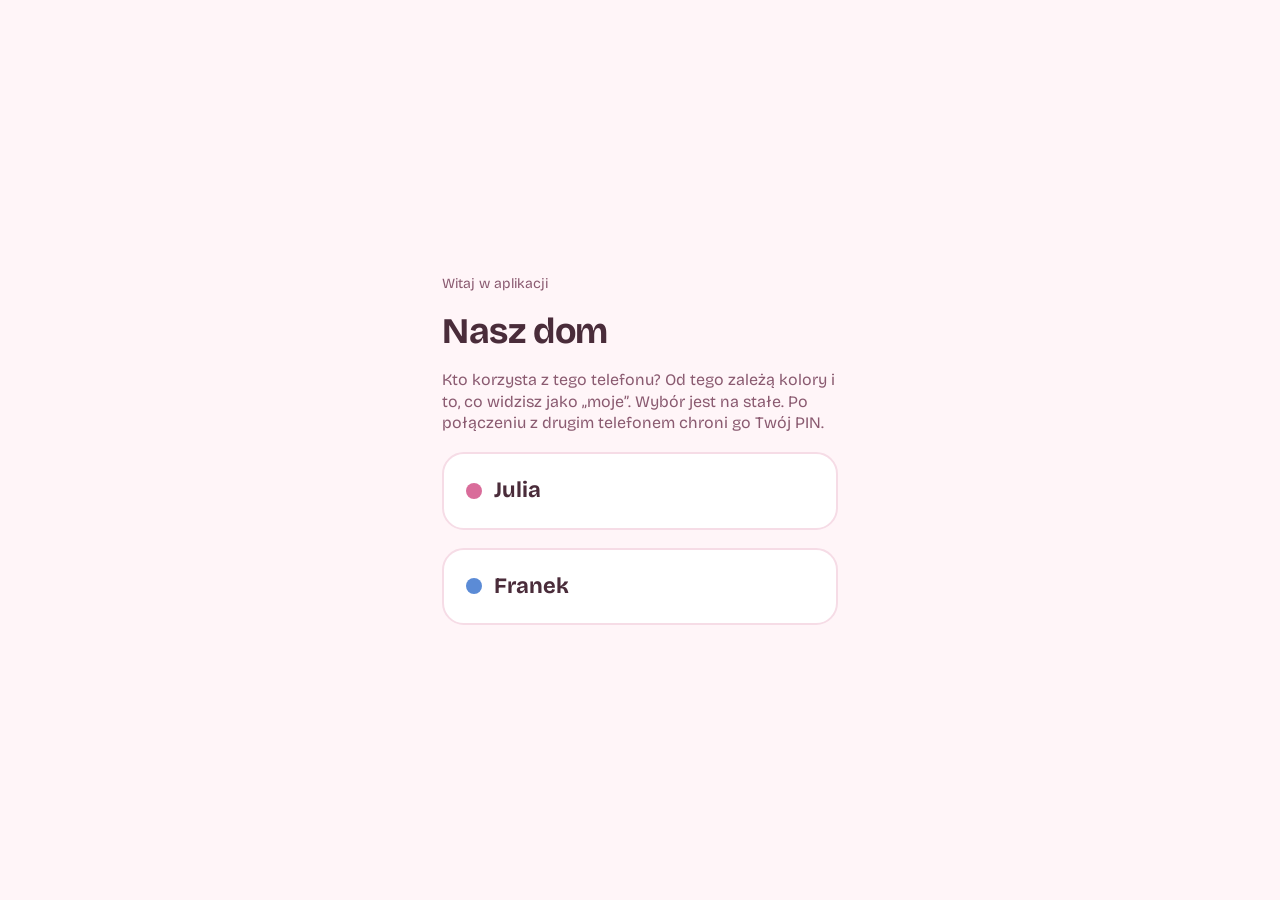
<file: index.html>
<!doctype html>
<html lang="pl">
<head>
<meta charset="utf-8">
<meta name="viewport" content="width=device-width, initial-scale=1, viewport-fit=cover">
<title>Nasz dom</title>
<meta name="theme-color" content="#FFF5F8">
<meta name="apple-mobile-web-app-capable" content="yes">
<meta name="mobile-web-app-capable" content="yes">
<meta name="apple-mobile-web-app-status-bar-style" content="default">
<meta name="apple-mobile-web-app-title" content="Nasz dom">
<link rel="manifest" href="manifest.webmanifest">
<link rel="icon" href="icons/icon-192.png">
<link rel="apple-touch-icon" href="icons/apple-touch-icon.png">
<link rel="preconnect" href="https://fonts.googleapis.com">
<link rel="preconnect" href="https://fonts.gstatic.com" crossorigin>
<link href="https://fonts.googleapis.com/css2?family=Bricolage+Grotesque:opsz,wght@12..96,400;12..96,500;12..96,600;12..96,700&display=swap" rel="stylesheet">
<link rel="stylesheet" href="app/style.css">
<script src="app/vendor/JsBarcode.all.min.js" defer></script>
</head>
<body>
<div id="app"></div>
<script type="module" src="app/main.js"></script>
</body>
</html>
</file>
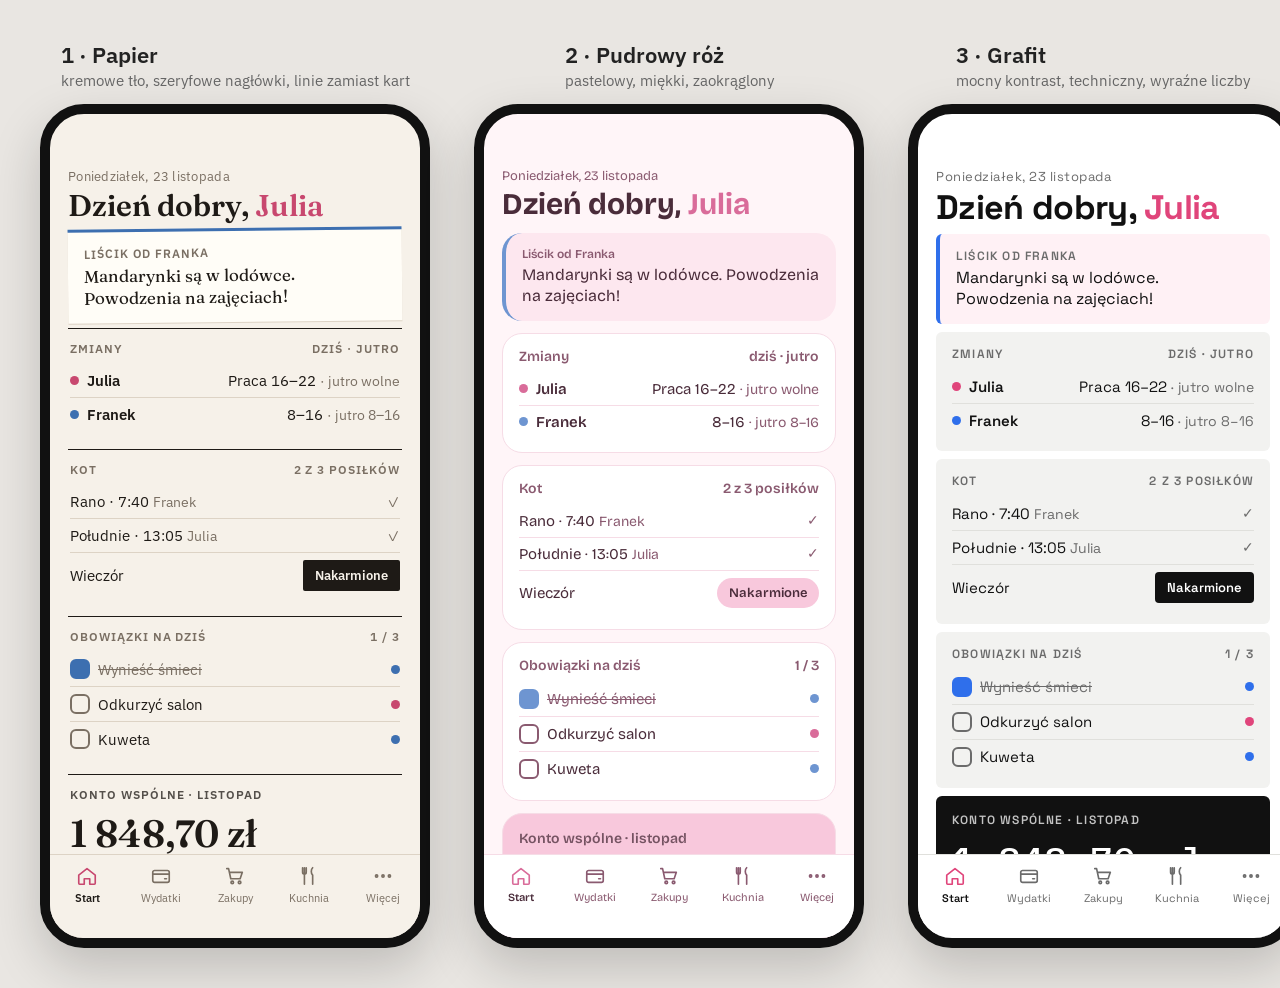
<file: projekt/style/mock.html>
<!doctype html><html lang="pl"><head><meta charset="utf-8">
<link href="https://fonts.googleapis.com/css2?family=Fraunces:opsz,wght@9..144,400;9..144,600&family=IBM+Plex+Sans:wght@400;500;600&family=Bricolage+Grotesque:opsz,wght@12..96,400;12..96,600;12..96,700&family=Space+Grotesk:wght@400;500;700&family=Manrope:wght@400;600;700&family=IBM+Plex+Mono:wght@500&display=swap" rel="stylesheet">
<style>
*{box-sizing:border-box;margin:0;padding:0}
body{background:#e9e6e2;font-family:system-ui;padding:40px;display:flex;gap:44px;align-items:flex-start}
.col{display:flex;flex-direction:column;gap:14px;align-items:center}
.lbl{font:600 22px 'IBM Plex Sans';color:#222}
.lbl small{display:block;font:400 15px 'IBM Plex Sans';color:#666;text-align:center;margin-top:2px}
.phone{width:390px;height:844px;border-radius:44px;overflow:hidden;position:relative;background:var(--bg);color:var(--ink);font-family:var(--body);box-shadow:0 20px 50px rgba(0,0,0,.18);border:10px solid #111}
.scroll{padding:54px 18px 100px;display:flex;flex-direction:column;gap:var(--gap)}
.date{font-size:13px;color:var(--muted);letter-spacing:var(--track)}
h1{font-family:var(--head);font-weight:var(--hw);font-size:30px;line-height:1.1;margin-top:4px}
h1 .me{color:var(--julia)}
.card{background:var(--card);border-radius:var(--r);padding:14px 16px;border:var(--border)}
.ct{font-size:12px;text-transform:var(--tt);letter-spacing:var(--track2);color:var(--muted);font-weight:600;margin-bottom:8px;display:flex;justify-content:space-between}
.row{display:flex;align-items:center;justify-content:space-between;padding:7px 0;font-size:15px;gap:8px}
.row+.row{border-top:1px solid var(--line)}
.who{display:flex;align-items:center;gap:8px;font-weight:600}
.dot{width:9px;height:9px;border-radius:50%}
.j{background:var(--julia)}.f{background:var(--franek)}
.sub{color:var(--muted);font-size:14px}
.note{background:var(--notebg);border-radius:var(--r);padding:14px 16px;border-left:4px solid var(--franek);font-size:15px}
.note b{font-size:12px;color:var(--muted);font-weight:600;display:block;margin-bottom:4px;text-transform:var(--tt);letter-spacing:var(--track2)}
.note p{font-family:var(--notefont);font-size:var(--notesize);line-height:1.3}
.btn{background:var(--accentbg);color:var(--accentink);border:none;border-radius:var(--rb);padding:7px 12px;font:600 13px var(--body)}
.chk{width:20px;height:20px;border-radius:6px;border:2px solid var(--muted);flex:none}
.chk.on{background:var(--julia);border-color:var(--julia)}
.chk.onf{background:var(--franek);border-color:var(--franek)}
.done{color:var(--muted);text-decoration:line-through}
.money{background:var(--hero);color:var(--heroink);border-radius:var(--r);padding:16px;border:var(--border)}
.big{font-family:var(--num);font-size:38px;font-weight:var(--nw);margin:4px 0 10px;font-variant-numeric:tabular-nums}
.bar{height:8px;border-radius:4px;background:var(--track3);overflow:hidden}
.bar i{display:block;height:100%;width:41%;background:var(--heroacc)}
.mrow{display:flex;justify-content:space-between;font-size:13px;margin-top:8px;opacity:.85}
.pill{font-size:12px;padding:3px 9px;border-radius:20px;background:var(--warnbg);color:var(--warn);font-weight:600}
nav{position:absolute;bottom:0;left:0;right:0;height:84px;background:var(--nav);border-top:1px solid var(--line);display:flex;justify-content:space-around;padding-top:10px}
nav div{display:flex;flex-direction:column;align-items:center;gap:4px;font-size:11px;color:var(--muted);width:64px}
nav div.a{color:var(--ink);font-weight:600}
nav div.a svg{color:var(--julia)}
svg{width:22px;height:22px;fill:none;stroke:currentColor;stroke-width:1.8;stroke-linecap:round;stroke-linejoin:round}

/* 1 PAPIER */
.t1{--bg:#F6F1E9;--card:transparent;--ink:#1E1A16;--muted:#7A6F63;--line:#DDD3C5;--julia:#C8486F;--franek:#3D6FB0;--head:'Fraunces';--hw:600;--body:'IBM Plex Sans';--num:'Fraunces';--nw:600;--r:0;--rb:2px;--gap:6px;--border:none;--tt:uppercase;--track:.02em;--track2:.08em;--notebg:#FFFDF7;--notefont:'Fraunces';--notesize:17px;--accentbg:#1E1A16;--accentink:#F6F1E9;--hero:transparent;--heroink:#1E1A16;--heroacc:#C8486F;--track3:#E2D8CA;--warnbg:#F3E2C4;--warn:#8A5A12;--nav:#F6F1E9}
.t1 .card,.t1 .money{border-top:1.5px solid #1E1A16;padding:12px 2px}
.t1 .note{box-shadow:0 1px 0 #DDD3C5;border-left:none;border-top:3px solid var(--franek);transform:rotate(-.6deg)}
/* 2 RÓŻ */
.t2{--bg:#FFF5F8;--card:#FFFFFF;--ink:#4A2C3A;--muted:#8A5A70;--line:#F6DCE6;--julia:#D96C9A;--franek:#6E95D1;--head:'Bricolage Grotesque';--hw:700;--body:'Bricolage Grotesque';--num:'Bricolage Grotesque';--nw:700;--r:20px;--rb:20px;--gap:12px;--border:1px solid #F6DCE6;--tt:none;--track:0;--track2:0;--notebg:#FDE7EF;--notefont:'Bricolage Grotesque';--notesize:16px;--accentbg:#F8C8DC;--accentink:#4A2C3A;--hero:#F8C8DC;--heroink:#4A2C3A;--heroacc:#D96C9A;--track3:#FDE7EF;--warnbg:#FFE4D4;--warn:#9A4A1E;--nav:#FFFFFF}
.t2 .ct{font-size:14px}
/* 3 GRAFIT */
.t3{--bg:#FFFFFF;--card:#F2F2F0;--ink:#111111;--muted:#6B6B6B;--line:#E0E0DC;--julia:#E0457B;--franek:#2F6FEB;--head:'Space Grotesk';--hw:700;--body:'Space Grotesk';--num:'IBM Plex Mono';--nw:500;--r:6px;--rb:4px;--gap:8px;--border:none;--tt:uppercase;--track:.04em;--track2:.1em;--notebg:#FFF1F5;--notefont:'Space Grotesk';--notesize:16px;--accentbg:#111;--accentink:#fff;--hero:#111111;--heroink:#FFFFFF;--heroacc:#E0457B;--track3:#333;--warnbg:#FFE9A8;--warn:#5C4400;--nav:#FFFFFF}
.t3 h1{font-size:34px;letter-spacing:-.02em}
/* 4 MGŁA */
.t4{--bg:#EEF0F4;--card:#FFFFFF;--ink:#1D2433;--muted:#667085;--line:#E4E7EC;--julia:#D9507F;--franek:#3E7BD6;--head:'Manrope';--hw:700;--body:'Manrope';--num:'Manrope';--nw:700;--r:14px;--rb:10px;--gap:10px;--border:none;--tt:none;--track:0;--track2:0;--notebg:#FFFFFF;--notefont:'Manrope';--notesize:15px;--accentbg:#1D2433;--accentink:#fff;--hero:#FFFFFF;--heroink:#1D2433;--heroacc:linear-gradient(90deg,#D9507F,#3E7BD6);--track3:#E4E7EC;--warnbg:#FDEBD3;--warn:#8A4B08;--nav:#FFFFFF}
.t4 .card,.t4 .money,.t4 .note{box-shadow:0 1px 2px rgba(16,24,40,.06)}
.t4 .ct{font-size:13px;color:var(--ink)}
</style></head><body></body>
<script>
const I={home:'<path d="M3 11l9-7 9 7v9a1 1 0 0 1-1 1h-5v-6H9v6H4a1 1 0 0 1-1-1z"/>',wal:'<rect x="3" y="6" width="18" height="13" rx="2"/><path d="M3 10h18M16 15h2"/>',cart:'<path d="M3 4h2l2.4 11h10.2L20 8H6.2"/><circle cx="9" cy="19" r="1.4"/><circle cx="17" cy="19" r="1.4"/>',fork:'<path d="M7 3v8M5 3v5a2 2 0 0 0 4 0V3M7 11v10M16 3c-2 2-2 6 0 8v10"/>',more:'<circle cx="5" cy="12" r="1.2"/><circle cx="12" cy="12" r="1.2"/><circle cx="19" cy="12" r="1.2"/>'};
const screen=`<div class="scroll">
<div><div class="date">Poniedziałek, 23 listopada</div><h1>Dzień dobry, <span class="me">Julia</span></h1></div>
<div class="note"><b>Liścik od Franka</b><p>Mandarynki są w lodówce. Powodzenia na zajęciach!</p></div>
<div class="card"><div class="ct"><span>Zmiany</span><span>dziś · jutro</span></div>
<div class="row"><span class="who"><i class="dot j"></i>Julia</span><span>Praca 16–22 <span class="sub">· jutro wolne</span></span></div>
<div class="row"><span class="who"><i class="dot f"></i>Franek</span><span>8–16 <span class="sub">· jutro 8–16</span></span></div></div>
<div class="card"><div class="ct"><span>Kot</span><span>2 z 3 posiłków</span></div>
<div class="row"><span>Rano · 7:40 <span class="sub">Franek</span></span><span class="sub">✓</span></div>
<div class="row"><span>Południe · 13:05 <span class="sub">Julia</span></span><span class="sub">✓</span></div>
<div class="row"><span>Wieczór</span><button class="btn">Nakarmione</button></div></div>
<div class="card"><div class="ct"><span>Obowiązki na dziś</span><span>1 / 3</span></div>
<div class="row"><span class="who" style="font-weight:400"><i class="chk onf"></i><span class="done">Wynieść śmieci</span></span><i class="dot f"></i></div>
<div class="row"><span class="who" style="font-weight:400"><i class="chk"></i>Odkurzyć salon</span><i class="dot j"></i></div>
<div class="row"><span class="who" style="font-weight:400"><i class="chk"></i>Kuweta</span><i class="dot f"></i></div></div>
<div class="money"><div class="ct" style="color:inherit;opacity:.75"><span>Konto wspólne · listopad</span></div>
<div class="big">1 848,70 zł</div><div class="bar"><i></i></div>
<div class="mrow"><span>z 4 500 zł</span><span>prognoza 2 350 zł</span></div></div>
<div class="card"><div class="ct"><span>Do zapłacenia i uwaga</span></div>
<div class="row"><span>Netflix <span class="sub">· 24 lis</span></span><span style="font-weight:600">43,00 zł</span></div>
<div class="row"><span>Jogurt grecki</span><span class="pill">jutro</span></div></div>
</div><nav>${[['home','Start',1],['wal','Wydatki'],['cart','Zakupy'],['fork','Kuchnia'],['more','Więcej']].map(([i,t,a])=>`<div class="${a?'a':''}"><svg viewBox="0 0 24 24">${I[i]}</svg>${t}</div>`).join('')}</nav>`;
const T=[['t1','1 · Papier','kremowe tło, szeryfowe nagłówki, linie zamiast kart'],['t2','2 · Pudrowy róż','pastelowy, miękki, zaokrąglony'],['t3','3 · Grafit','mocny kontrast, techniczny, wyraźne liczby'],['t4','4 · Mgła','chłodna szarość, spokojny, „aplikacyjny”']];
const only=new URLSearchParams(location.search).get('t');
document.body.innerHTML=T.filter(t=>!only||t[0]==only).map(([c,n,d])=>`<div class="col"><div class="lbl">${n}<small>${d}</small></div><div class="phone ${c}">${screen}</div></div>`).join('');
</script></html>
</file>
<file: app/style.css>
/* Nasz dom: styl „Pudrowy róż” (Julia) i niebieski (Franek), jasny i ciemny */
:root, :root[data-me="julia"] {
  --bg:#FFF5F8; --card:#FFFFFF; --s2:#FDE7EF; --ink:#4A2C3A; --muted:#8A5A70; --line:#F6DCE6;
  --acc:#D96C9A; --soft:#F8C8DC; --onsoft:#4A2C3A; --hero:#F8C8DC; --shadow:rgba(217,108,154,.12);
  --warnbg:#FFE4D4; --warn:#9A4A1E; --okbg:#DDF0E4; --ok:#2E6B45; --bad:#B23A5B;
}
:root[data-me="franek"] {
  --bg:#F3F7FD; --card:#FFFFFF; --s2:#E3ECFA; --ink:#1F2D44; --muted:#5A6B85; --line:#DCE5F3;
  --acc:#4F7FC8; --soft:#C9DAF5; --onsoft:#1F2D44; --hero:#C9DAF5; --shadow:rgba(79,127,200,.12);
}
@media (prefers-color-scheme: dark) {
  :root:not([data-theme="light"]), :root:not([data-theme="light"])[data-me="julia"] {
    --bg:#2A1A22; --card:#3A2530; --s2:#47303B; --ink:#FBE4EE; --muted:#C9A3B5; --line:#523844;
    --acc:#F4A6C1; --soft:#5C3A4A; --onsoft:#FBE4EE; --hero:#5C3A4A; --shadow:rgba(0,0,0,.25);
    --warnbg:#5A3A28; --warn:#FFC9A3; --okbg:#2B4636; --ok:#A9DDB9; --bad:#FF9DB5;
  }
  :root:not([data-theme="light"])[data-me="franek"] {
    --bg:#161E2B; --card:#212C3D; --s2:#2A3850; --ink:#E6EEFA; --muted:#9FB0C9; --line:#33425A;
    --acc:#8FB3EA; --soft:#2F4466; --onsoft:#E6EEFA; --hero:#2F4466;
  }
}
:root[data-theme="dark"], :root[data-theme="dark"][data-me="julia"] {
  --bg:#2A1A22; --card:#3A2530; --s2:#47303B; --ink:#FBE4EE; --muted:#C9A3B5; --line:#523844;
  --acc:#F4A6C1; --soft:#5C3A4A; --onsoft:#FBE4EE; --hero:#5C3A4A; --shadow:rgba(0,0,0,.25);
  --warnbg:#5A3A28; --warn:#FFC9A3; --okbg:#2B4636; --ok:#A9DDB9; --bad:#FF9DB5;
}
:root[data-theme="dark"][data-me="franek"] {
  --bg:#161E2B; --card:#212C3D; --s2:#2A3850; --ink:#E6EEFA; --muted:#9FB0C9; --line:#33425A;
  --acc:#8FB3EA; --soft:#2F4466; --onsoft:#E6EEFA; --hero:#2F4466;
}
:root { --julia:#D96C9A; --franek:#5B8BD6; --r:18px; --font:'Bricolage Grotesque', system-ui, -apple-system, sans-serif; color-scheme: light dark; }

* { box-sizing:border-box; margin:0; padding:0; -webkit-tap-highlight-color:transparent; }
html, body { background:var(--bg); color:var(--ink); font-family:var(--font); font-size:16px; line-height:1.35; }
body { min-height:100dvh; overflow-x:hidden; }
body.locked { overflow:hidden; }
button, input, select, textarea { font:inherit; color:inherit; }
button { cursor:pointer; background:none; border:none; }
a { color:inherit; text-decoration:none; }
.ic { fill:none; stroke:currentColor; stroke-width:1.8; stroke-linecap:round; stroke-linejoin:round; flex:none; }

/* układ */
.app { min-height:100dvh; }
main { padding:calc(env(safe-area-inset-top) + 20px) 16px calc(env(safe-area-inset-bottom) + 110px); max-width:720px; margin:0 auto; }
nav.tabs { position:fixed; left:0; right:0; bottom:0; z-index:20; background:var(--card); border-top:1px solid var(--line);
  display:flex; justify-content:space-around; padding:8px 4px calc(env(safe-area-inset-bottom) + 6px); }
nav.tabs a { display:flex; flex-direction:column; align-items:center; gap:3px; font-size:11.5px; color:var(--muted); min-width:62px; position:relative; padding:4px 0; }
nav.tabs a .pillbg { padding:3px 16px; border-radius:16px; display:flex; }
nav.tabs a.on { color:var(--ink); font-weight:600; }
nav.tabs a.on .pillbg { background:var(--soft); }
.badge { position:absolute; top:-2px; left:50%; margin-left:6px; background:var(--acc); color:#fff; font-size:10.5px; font-weight:700; border-radius:9px; padding:1px 5px; min-width:18px; text-align:center; }
:root[data-theme="dark"] .badge { color:#2A1A22; }

@media (min-width: 900px) {
  nav.tabs { top:0; right:auto; width:220px; flex-direction:column; justify-content:flex-start; gap:4px; padding:28px 14px; border-top:none; border-right:1px solid var(--line); }
  nav.tabs .brand { display:block; }
  nav.tabs a { flex-direction:row; gap:12px; font-size:15px; min-width:0; padding:0; }
  nav.tabs a .pillbg { padding:9px 14px; width:100%; gap:12px; align-items:center; }
  nav.tabs a .lbl { display:contents; }
  .badge { position:static; margin:0 0 0 auto; }
  main { margin-left:220px; max-width:1040px; padding:36px 40px 60px; }
  .grid2 { display:grid; grid-template-columns:1fr 1fr; gap:14px; align-items:start; }
  .grid2 > .stack { display:flex; flex-direction:column; gap:14px; }
  .fab { right:40px !important; bottom:32px !important; }
}
nav.tabs .brand { display:none; font-weight:700; font-size:20px; padding:0 14px 18px; color:var(--ink); }
nav.tabs .brand i { color:var(--acc); font-style:normal; }

/* typografia */
h1 { font-size:30px; font-weight:700; letter-spacing:-.01em; line-height:1.1; }
h2 { font-size:19px; font-weight:700; }
h3 { font-size:14px; font-weight:600; color:var(--muted); margin:18px 2px 8px; }
.muted { color:var(--muted); } .small { font-size:13.5px; }
.date { color:var(--muted); font-size:14px; }
.me-name { color:var(--acc); }

.page { display:flex; flex-direction:column; gap:12px; }
.ph { display:flex; align-items:center; gap:8px; margin-bottom:4px; min-height:44px; }
.ph h1 { flex:1; }
.stack { display:flex; flex-direction:column; gap:12px; }
.row-wrap { display:flex; gap:8px; flex-wrap:wrap; align-items:center; }

/* karty */
.card { background:var(--card); border:1px solid var(--line); border-radius:var(--r); padding:14px 16px; box-shadow:0 1px 2px var(--shadow); }
.card.tint { background:var(--s2); border-color:transparent; box-shadow:none; }
.ct { display:flex; justify-content:space-between; align-items:center; gap:10px; margin-bottom:6px; }
.ct h2 { font-size:16px; }
.ct .muted { font-size:13.5px; }
.row { display:flex; align-items:center; gap:10px; padding:9px 0; min-height:44px; }
.row + .row { border-top:1px solid var(--line); }
.row .grow { flex:1; min-width:0; }
.row .t { display:block; overflow:hidden; text-overflow:ellipsis; }
.row .s { display:block; font-size:13.5px; color:var(--muted); }
.row .amt { font-weight:600; font-variant-numeric:tabular-nums; white-space:nowrap; }
.row.click { cursor:pointer; }
.empty { color:var(--muted); font-size:14.5px; padding:10px 2px; }

.who { display:inline-flex; align-items:center; gap:7px; font-weight:600; }
.dot { width:9px; height:9px; border-radius:50%; display:inline-block; flex:none; background:var(--muted); }
.dot.julia { background:var(--julia); } .dot.franek { background:var(--franek); }

.hero { background:var(--hero); color:var(--onsoft); border-radius:22px; padding:18px; }
.hero .big { font-size:40px; font-weight:700; letter-spacing:-.02em; margin:2px 0 12px; font-variant-numeric:tabular-nums; }
.hero .lbl { font-size:14px; opacity:.85; }
.bar { height:10px; background:color-mix(in srgb, var(--card) 70%, transparent); border-radius:6px; overflow:hidden; position:relative; }
.bar i { display:block; height:100%; background:var(--acc); border-radius:6px; }
.bar b { position:absolute; top:0; bottom:0; width:2px; background:var(--onsoft); opacity:.5; }
.bar.over i { background:var(--bad); }
.hero .mrow { display:flex; justify-content:space-between; font-size:14px; margin-top:9px; }

.pill { font-size:12.5px; font-weight:600; padding:3px 10px; border-radius:20px; background:var(--s2); color:var(--muted); white-space:nowrap; }
.pill.warn { background:var(--warnbg); color:var(--warn); }
.pill.ok { background:var(--okbg); color:var(--ok); }
.pill.bad { background:var(--bad); color:#fff; }

/* przyciski */
.btn { background:var(--soft); color:var(--onsoft); border-radius:20px; padding:9px 16px; font-weight:600; font-size:15px; display:inline-flex; align-items:center; gap:7px; justify-content:center; min-height:40px; }
.btn.primary { background:var(--acc); color:#fff; }
:root[data-theme="dark"] .btn.primary { color:var(--bg); }
@media (prefers-color-scheme: dark) { :root:not([data-theme="light"]) .btn.primary { color:var(--bg); } }
.btn.ghost { background:transparent; border:1.5px solid var(--line); }
.btn.block { width:100%; padding:13px; font-size:16px; }
.btn.sm { padding:6px 12px; font-size:13.5px; min-height:32px; }
.btn:disabled { opacity:.5; }
.icon-btn { width:40px; height:40px; border-radius:50%; display:inline-flex; align-items:center; justify-content:center; flex:none; color:var(--ink); }
.icon-btn.soft { background:var(--s2); }
.icon-btn.sm { width:34px; height:34px; }
.icon-btn.on { background:var(--soft); color:var(--acc); }
.fab { position:fixed; right:16px; bottom:calc(env(safe-area-inset-bottom) + 84px); z-index:15; background:var(--acc); color:#fff; border-radius:20px; padding:15px 20px; font-weight:700; font-size:16px; display:flex; gap:8px; align-items:center; box-shadow:0 6px 20px var(--shadow), 0 2px 6px rgba(0,0,0,.12); }
:root[data-theme="dark"] .fab { color:var(--bg); }
@media (prefers-color-scheme: dark) { :root:not([data-theme="light"]) .fab { color:var(--bg); } }

/* segmenty i chipy */
.seg { display:flex; background:var(--s2); border-radius:22px; padding:4px; gap:2px; overflow-x:auto; scrollbar-width:none; }
.seg::-webkit-scrollbar { display:none; }
.seg button { flex:1; padding:9px 12px; border-radius:18px; font-weight:600; font-size:14.5px; color:var(--muted); white-space:nowrap; }
.seg button.on { background:var(--card); color:var(--ink); box-shadow:0 1px 3px var(--shadow); }
.seg.small button { padding:6px 10px; font-size:13.5px; }
.chips { display:flex; flex-wrap:wrap; gap:7px; }
.chip { border:1.5px solid var(--line); background:var(--card); border-radius:18px; padding:6px 12px; font-size:14px; display:inline-flex; align-items:center; gap:7px; }
.chip .sw { width:10px; height:10px; border-radius:3px; background:var(--chip); }
.chip.on { background:var(--soft); border-color:var(--acc); font-weight:600; }
.scroll-x { overflow-x:auto; scrollbar-width:none; margin:0 -16px; padding:0 16px; }
.scroll-x .chips { flex-wrap:nowrap; }
.scroll-x::-webkit-scrollbar { display:none; }

/* formularze */
.field { display:flex; flex-direction:column; gap:6px; font-size:14px; color:var(--muted); font-weight:600; }
.field small { font-weight:400; }
input, select, textarea { background:var(--card); border:1.5px solid var(--line); border-radius:12px; padding:11px 12px; font-size:16px; width:100%; color:var(--ink); }
input:focus, select:focus, textarea:focus { outline:none; border-color:var(--acc); }
textarea { min-height:90px; resize:vertical; }
.amount-input { font-size:40px; font-weight:700; text-align:right; padding:14px 16px; background:var(--s2); border-color:transparent; font-variant-numeric:tabular-nums; }
.form { display:flex; flex-direction:column; gap:16px; }
.inline { display:flex; gap:8px; align-items:stretch; }
.inline > * { min-width:0; }
.addrow { display:grid; grid-template-columns:1fr 64px 78px 46px; gap:6px; }
.addrow .btn { padding:0; border-radius:12px; background:var(--acc); color:#fff; }
.check { width:24px; height:24px; border-radius:8px; border:2px solid var(--muted); display:inline-flex; align-items:center; justify-content:center; flex:none; color:#fff; }
.check.on { background:var(--acc); border-color:var(--acc); }
.check.on.julia { background:var(--julia); border-color:var(--julia); }
.check.on.franek { background:var(--franek); border-color:var(--franek); }
.done-txt { color:var(--muted); text-decoration:line-through; }
.toggle { display:flex; align-items:center; gap:10px; font-size:15px; font-weight:500; color:var(--ink); }
.toggle input { width:22px; height:22px; accent-color:var(--acc); }

/* arkusz */
.sheet-bg { position:fixed; inset:0; background:rgba(40,20,30,.38); z-index:50; display:flex; align-items:flex-end; justify-content:center; animation:fade .15s; }
.sheet { background:var(--bg); width:100%; max-width:560px; max-height:92dvh; border-radius:24px 24px 0 0; display:flex; flex-direction:column; animation:up .2s ease-out; }
.sheet.wide { max-width:720px; }
@media (min-width: 900px) { .sheet-bg { align-items:center; } .sheet { border-radius:24px; } }
.sheet-head { display:flex; justify-content:space-between; align-items:center; padding:16px 16px 4px 20px; }
.sheet-body { padding:10px 20px calc(env(safe-area-inset-bottom) + 22px); overflow-y:auto; }
@keyframes up { from { transform:translateY(40px); opacity:0; } }
@keyframes fade { from { opacity:0; } }

.monthnav { display:flex; justify-content:space-between; align-items:center; }
.monthnav b { font-size:17px; }

/* liścik */
.note { background:var(--s2); border-radius:var(--r); padding:14px 16px; border-left:4px solid var(--franek); }
.note.from-franek { border-left-color:var(--franek); } .note.from-julia { border-left-color:var(--julia); }
.note .lbl { font-size:13px; color:var(--muted); font-weight:600; }
.note p { font-size:17px; margin:4px 0 8px; white-space:pre-wrap; }

/* kategorie */
.catbar { position:relative; border-radius:10px; overflow:hidden; display:flex; justify-content:space-between; padding:8px 12px; margin:5px 0; font-size:14.5px; }
.catbar i { position:absolute; inset:0 auto 0 0; background:var(--c); opacity:.55; z-index:0; border-radius:10px; }
.catbar span { position:relative; z-index:1; } .catbar span:last-child { font-weight:600; font-variant-numeric:tabular-nums; }
.cdot { width:34px; height:34px; border-radius:11px; flex:none; background:var(--c); display:flex; align-items:center; justify-content:center; font-weight:700; font-size:14px; color:#4A2C3A; }

/* karty lojalnościowe */
.lcards { display:grid; grid-template-columns:1fr 1fr; gap:10px; }
@media (min-width: 900px) { .lcards { grid-template-columns:repeat(3,1fr); } }
.lcard { border-radius:16px; padding:14px; color:#fff; min-height:104px; display:flex; flex-direction:column; justify-content:space-between; text-align:left; font-weight:700; font-size:18px; }
.lcard small { font-family:ui-monospace, monospace; font-weight:500; font-size:14px; opacity:.9; }
.lcard.add { background:transparent; border:2px dashed var(--line); color:var(--muted); align-items:center; justify-content:center; font-size:15px; }
.barcode { background:#fff; border-radius:14px; padding:18px 10px; display:flex; justify-content:center; }
.barcode svg { max-width:100%; height:auto; }

/* grafik */
.cal { display:grid; grid-template-columns:repeat(7,1fr); gap:5px; }
.cal .hd { text-align:center; font-size:12.5px; color:var(--muted); font-weight:600; padding-bottom:2px; }
.cal .d { border-radius:10px; background:var(--card); border:1px solid var(--line); min-height:64px; padding:4px 5px; font-size:11.5px; display:flex; flex-direction:column; gap:2px; text-align:left; }
.cal .d .n { font-weight:700; font-size:13px; }
.cal .d.today { outline:2px solid var(--acc); outline-offset:-1px; }
.cal .d.weekend .n { color:var(--bad); }
.cal .sh { border-radius:5px; padding:1px 3px; line-height:1.2; font-weight:600; font-variant-numeric:tabular-nums; }
.cal .sh.julia { background:color-mix(in srgb, var(--julia) 25%, transparent); }
.cal .sh.franek { background:color-mix(in srgb, var(--franek) 25%, transparent); }
.cal .sh.off { background:transparent; color:var(--muted); font-weight:500; }
@media (max-width: 380px) { .cal .d { font-size:10.5px; padding:3px; } }

.kv { display:flex; justify-content:space-between; padding:6px 0; }
.kv b { font-variant-numeric:tabular-nums; }
.stat { display:grid; grid-template-columns:1fr 1fr; gap:10px; }
.stat .card b { display:block; font-size:24px; margin-top:2px; }
.minibars { display:flex; align-items:flex-end; gap:6px; height:110px; padding-top:8px; }
.minibars div { flex:1; display:flex; flex-direction:column; align-items:center; gap:4px; font-size:11px; color:var(--muted); height:100%; justify-content:flex-end; }
.minibars i { width:100%; background:var(--acc); border-radius:6px 6px 2px 2px; min-height:2px; opacity:.8; }

.modgrid { display:grid; grid-template-columns:1fr 1fr; gap:10px; }
.mod { background:var(--card); border:1px solid var(--line); border-radius:var(--r); padding:16px; display:flex; flex-direction:column; gap:10px; min-height:104px; }
.mod .ic { color:var(--acc); }
.mod b { font-size:16px; } .mod small { color:var(--muted); font-size:13px; }

.onboard { min-height:100dvh; display:flex; flex-direction:column; justify-content:center; gap:18px; padding:32px 22px; max-width:440px; margin:0 auto; }
.onboard h1 { font-size:36px; }
.whobtn { border-radius:22px; padding:22px; font-size:22px; font-weight:700; display:flex; align-items:center; gap:12px; border:2px solid var(--line); background:var(--card); }
.whobtn .dot { width:16px; height:16px; }
.photo { width:100%; border-radius:14px; display:block; }
.toast { position:fixed; left:50%; transform:translateX(-50%); bottom:calc(env(safe-area-inset-bottom) + 96px); background:var(--ink); color:var(--bg); padding:11px 18px; border-radius:14px; z-index:60; font-size:15px; animation:up .2s; max-width:90vw; }
nav.tabs .pillbg .lbl { display:none; }
@media (min-width: 900px) { nav.tabs .pillbg .lbl { display:inline; } nav.tabs .lbl-m { display:none; } }
.grid2 { display:flex; flex-direction:column; gap:12px; }
@media (min-width: 900px) { .grid2 { display:grid; grid-template-columns:1fr 1fr; gap:14px; align-items:start; } }
.chip { white-space:nowrap; }
@media (min-width: 900px) { nav.tabs .brand { display:block; } }
.ct .pill { white-space:normal; text-align:right; max-width:60%; }
.cal .sh.zaj { background:var(--s2); color:var(--muted); font-weight:500; }
.barcode.pdf { padding:14px; } .barcode.pdf svg { width:100%; height:auto; }
.barcode.qr svg { width:min(260px, 100%); }
.toast { display:flex; align-items:center; gap:14px; } .toast .undo { color:var(--soft); font-weight:700; padding:2px 4px; text-decoration:underline; }
</file>
